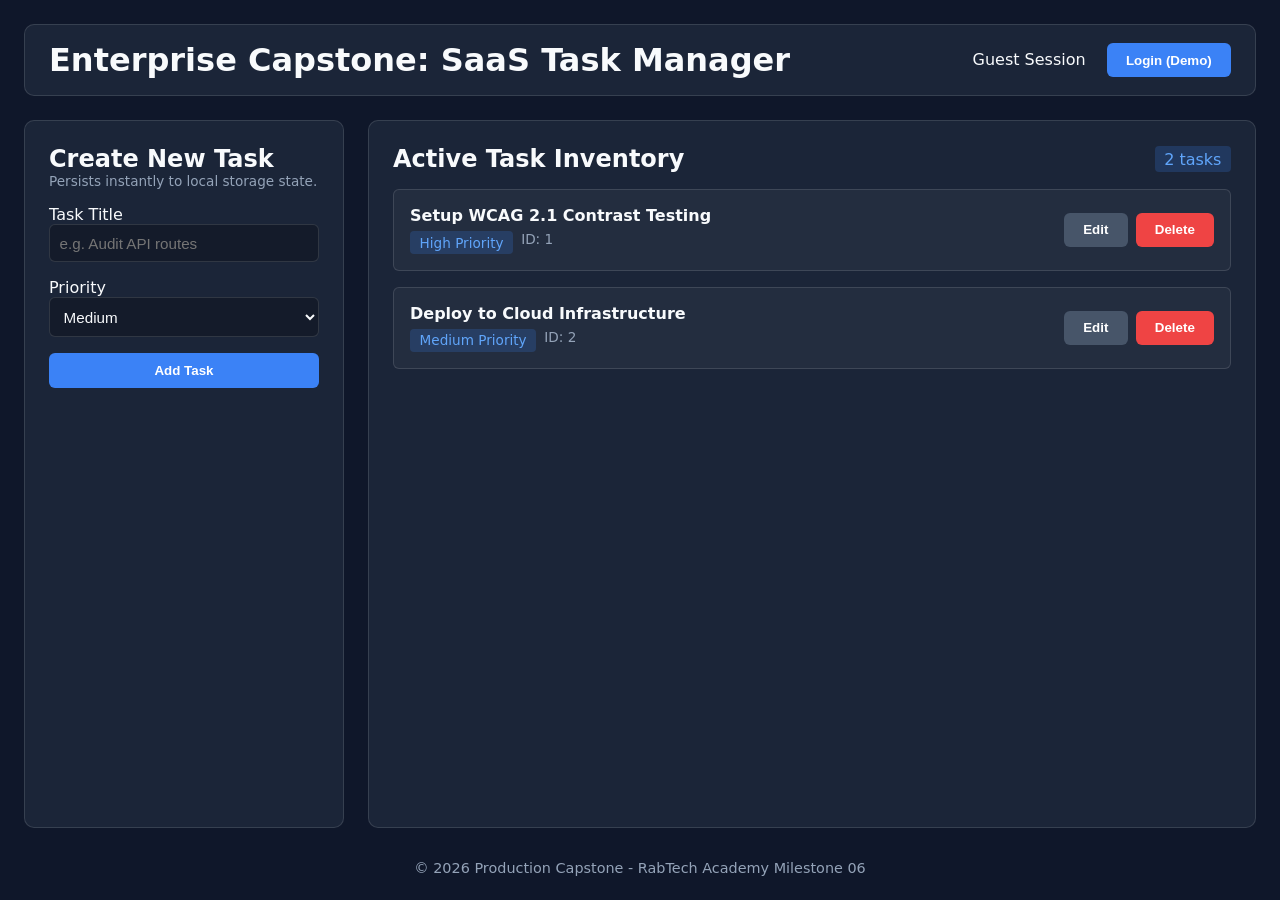
<file: index.html>
<!DOCTYPE html>
<html lang="en">
<head>
  <meta charset="UTF-8">
  <meta name="viewport" content="width=device-width, initial-scale=1.0">
  <title>Enterprise SaaS Task Manager</title>
  <style>
    :root {
      --bg: #0f172a;
      --card-bg: rgba(30, 41, 59, 0.85);
      --border: rgba(255, 255, 255, 0.12);
      --text: #f8fafc;
      --text-muted: #94a3b8;
      --primary: #3b82f6;
      --primary-hover: #2563eb;
      --danger: #ef4444;
      --success: #10b981;
      --radius: 10px;
    }
    *, *::before, *::after { box-sizing: border-box; margin: 0; padding: 0; }
    body {
      font-family: system-ui, -apple-system, sans-serif;
      background: var(--bg);
      color: var(--text);
      min-height: 100vh;
      display: flex;
      flex-direction: column;
      padding: 1.5rem;
    }
    header {
      display: flex;
      justify-content: space-between;
      align-items: center;
      background: var(--card-bg);
      border: 1px solid var(--border);
      padding: 1rem 1.5rem;
      border-radius: var(--radius);
      margin-bottom: 1.5rem;
    }
    button {
      background: var(--primary);
      color: #fff;
      border: none;
      padding: 0.6rem 1.2rem;
      border-radius: 6px;
      font-weight: 600;
      cursor: pointer;
    }
    button:hover { background: var(--primary-hover); }
    .btn-danger { background: var(--danger); }
    .btn-danger:hover { background: #dc2626; }
    main {
      display: grid;
      grid-template-columns: 320px 1fr;
      gap: 1.5rem;
      flex: 1;
    }
    @media (max-width: 768px) {
      main { grid-template-columns: 1fr; }
    }
    .panel {
      background: var(--card-bg);
      border: 1px solid var(--border);
      border-radius: var(--radius);
      padding: 1.5rem;
    }
    form {
      display: flex;
      flex-direction: column;
      gap: 1rem;
    }
    input, select, textarea {
      width: 100%;
      background: rgba(0, 0, 0, 0.25);
      border: 1px solid var(--border);
      color: var(--text);
      padding: 0.6rem;
      border-radius: 6px;
      font-size: 0.95rem;
    }
    .task-card {
      background: rgba(255, 255, 255, 0.04);
      border: 1px solid var(--border);
      padding: 1rem;
      border-radius: 6px;
      margin-bottom: 1rem;
      display: flex;
      justify-content: space-between;
      align-items: center;
    }
    .task-meta { display: flex; gap: 0.5rem; margin-top: 0.4rem; font-size: 0.85rem; color: var(--text-muted); }
    .badge {
      background: rgba(59, 130, 246, 0.2);
      color: #60a5fa;
      padding: 0.2rem 0.6rem;
      border-radius: 4px;
    }
    .actions { display: flex; gap: 0.5rem; }
    footer {
      text-align: center;
      margin-top: 2rem;
      color: var(--text-muted);
      font-size: 0.9rem;
    }
  </style>
</head>
<body>

  <header>
    <h1>Enterprise Capstone: SaaS Task Manager</h1>
    <div id="auth-box">
      <span id="user-display" style="margin-right: 1rem;">Guest Session</span>
      <button id="auth-btn" type="button">Login (Demo)</button>
    </div>
  </header>

  <main>
    <!-- CRUD: Create Task -->
    <aside class="panel">
      <h2>Create New Task</h2>
      <p style="color: var(--text-muted); margin-bottom: 1rem; font-size: 0.85rem;">Persists instantly to local storage state.</p>
      <form id="task-form">
        <div>
          <label for="task-title">Task Title</label>
          <input type="text" id="task-title" required placeholder="e.g. Audit API routes">
        </div>
        <div>
          <label for="task-priority">Priority</label>
          <select id="task-priority">
            <option value="High">High</option>
            <option value="Medium" selected>Medium</option>
            <option value="Low">Low</option>
          </select>
        </div>
        <button type="submit">Add Task</button>
      </form>
    </aside>

    <!-- CRUD: Read, Update, Delete -->
    <section class="panel">
      <div style="display:flex; justify-content:space-between; align-items:center; margin-bottom:1rem;">
        <h2>Active Task Inventory</h2>
        <span id="task-count" class="badge">0 items</span>
      </div>
      <div id="tasks-container">
        <!-- Rendered dynamically -->
      </div>
    </section>
  </main>

  <footer>
    <p>&copy; 2026 Production Capstone - RabTech Academy Milestone 06</p>
  </footer>

  <script>
    // State Management & Local Storage
    const STORAGE_KEY = 'capstone_tasks_prod';
    const AUTH_KEY = 'capstone_auth_user';

    let tasks = JSON.parse(localStorage.getItem(STORAGE_KEY)) || [
      { id: '1', title: 'Setup WCAG 2.1 Contrast Testing', priority: 'High' },
      { id: '2', title: 'Deploy to Cloud Infrastructure', priority: 'Medium' }
    ];

    let currentUser = localStorage.getItem(AUTH_KEY) || null;

    // DOM Elements
    const authBtn = document.getElementById('auth-btn');
    const userDisplay = document.getElementById('user-display');
    const taskForm = document.getElementById('task-form');
    const tasksContainer = document.getElementById('tasks-container');
    const taskCount = document.getElementById('task-count');

    // Auth Simulation
    function updateAuthUI() {
      if (currentUser) {
        userDisplay.textContent = `Signed in: ${currentUser}`;
        authBtn.textContent = 'Logout';
      } else {
        userDisplay.textContent = 'Guest Session';
        authBtn.textContent = 'Login (Demo)';
      }
    }

    authBtn.addEventListener('click', () => {
      if (currentUser) {
        currentUser = null;
        localStorage.removeItem(AUTH_KEY);
      } else {
        currentUser = 'Lead Developer (demo@company.com)';
        localStorage.setItem(AUTH_KEY, currentUser);
      }
      updateAuthUI();
    });

    // Render CRUD Elements
    function renderTasks() {
      tasksContainer.innerHTML = '';
      taskCount.textContent = `${tasks.length} tasks`;

      if (tasks.length === 0) {
        tasksContainer.innerHTML = `<p style="color: var(--text-muted); text-align:center; padding: 2rem;">No open tasks remaining.</p>`;
        return;
      }

      tasks.forEach(task => {
        const card = document.createElement('div');
        card.className = 'task-card';
        card.innerHTML = `
          <div>
            <strong>${task.title}</strong>
            <div class="task-meta">
              <span class="badge">${task.priority} Priority</span>
              <span>ID: ${task.id}</span>
            </div>
          </div>
          <div class="actions">
            <button onclick="editTask('${task.id}')" style="background:#475569;">Edit</button>
            <button class="btn-danger" onclick="deleteTask('${task.id}')">Delete</button>
          </div>
        `;
        tasksContainer.appendChild(card);
      });
    }

    function saveAndRender() {
      localStorage.setItem(STORAGE_KEY, JSON.stringify(tasks));
      renderTasks();
    }

    // CRUD: Create
    taskForm.addEventListener('submit', (e) => {
      e.preventDefault();
      const title = document.getElementById('task-title').value.trim();
      const priority = document.getElementById('task-priority').value;

      tasks.push({
        id: Date.now().toString().slice(-4),
        title,
        priority
      });

      taskForm.reset();
      saveAndRender();
    });

    // CRUD: Delete
    window.deleteTask = function(id) {
      tasks = tasks.filter(t => t.id !== id);
      saveAndRender();
    };

    // CRUD: Update
    window.editTask = function(id) {
      const task = tasks.find(t => t.id === id);
      if (!task) return;
      const updated = prompt('Edit task description:', task.title);
      if (updated !== null && updated.trim() !== '') {
        task.title = updated.trim();
        saveAndRender();
      }
    };

    // Init
    updateAuthUI();
    renderTasks();
  </script>
</body>
</html>
</file>
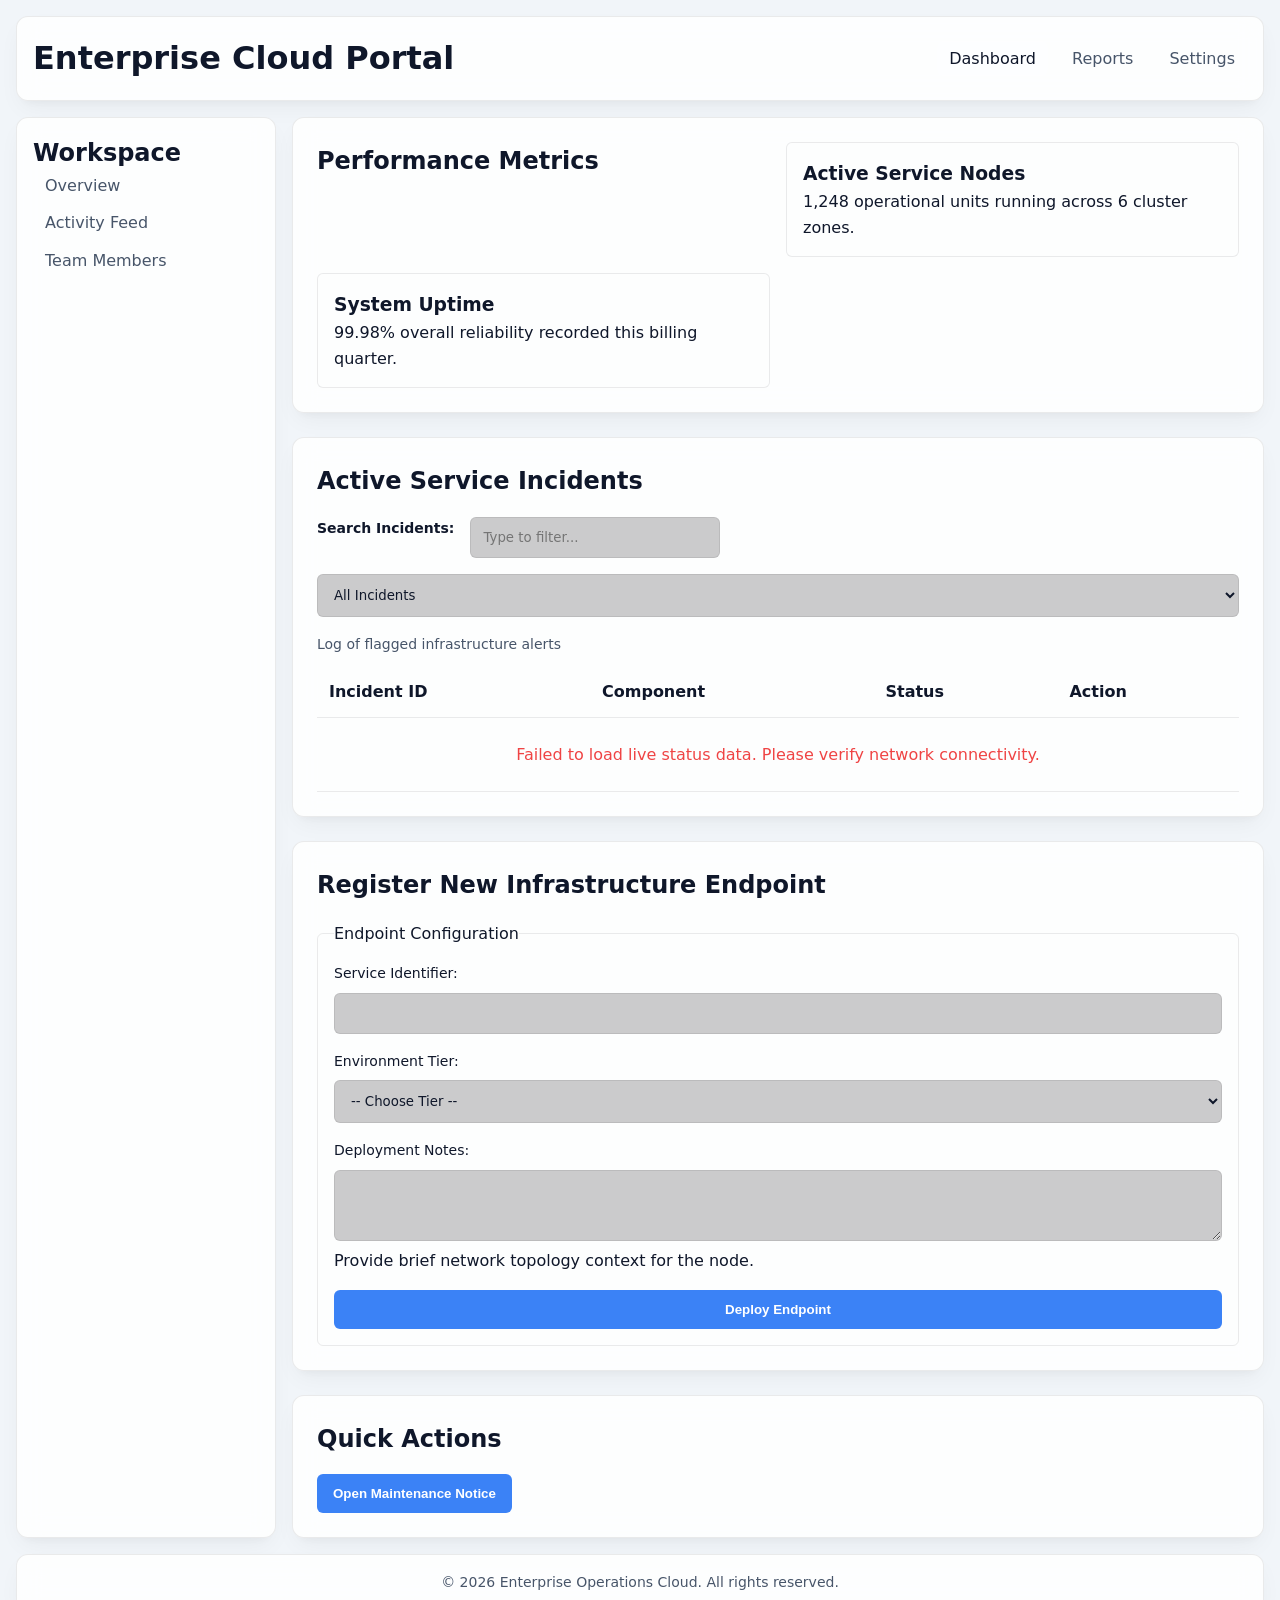
<file: client/index.html>
<!DOCTYPE html>
<html lang="en">
<head>
  <meta charset="UTF-8">
  <meta name="viewport" content="width=device-width, initial-scale=1.0">
  <link rel="stylesheet" href="style.css">
  <title>Enterprise Analytics Dashboard</title>
</head>
<body>
<script type="module" src="app.js"></script>
  <!-- Top Global Header -->
  <header role="banner">
    <a href="#main-content" class="skip-link">Skip to main content</a>
    <h1>Enterprise Cloud Portal</h1>
    <nav aria-label="Global Navigation">
      <ul>
        <li><a href="#dashboard" aria-current="page">Dashboard</a></li>
        <li><a href="#reports">Reports</a></li>
        <li><a href="#settings">Settings</a></li>
      </ul>
    </nav>
  </header>

  <!-- Sidebar Navigation -->
  <aside aria-label="Sidebar Navigation">
    <nav>
      <h2>Workspace</h2>
      <ul>
        <li><a href="#overview">Overview</a></li>
        <li><a href="#activity">Activity Feed</a></li>
        <li><a href="#teams">Team Members</a></li>
      </ul>
    </nav>
  </aside>

  <!-- Primary Page Content Area -->
  <main id="main-content" role="main">
    
    <!-- Section: Metrics -->
    <section aria-labelledby="metrics-heading">
      <h2 id="metrics-heading">Performance Metrics</h2>
      <article>
        <h3>Active Service Nodes</h3>
        <p>1,248 operational units running across 6 cluster zones.</p>
      </article>
      <article>
        <h3>System Uptime</h3>
        <p>99.98% overall reliability recorded this billing quarter.</p>
      </article>
    </section>

    <!-- Section: Data Table -->
    <section aria-labelledby="table-heading">
      <h2 id="table-heading">Active Service Incidents</h2>
      <table>
        <caption>Log of flagged infrastructure alerts</caption>
        <thead>
          <tr>
            <th scope="col">Incident ID</th>
            <th scope="col">Component</th>
            <th scope="col">Status</th>
            <th scope="col">Action</th>
          </tr>
        </thead>
        <tbody>
          <tr>
            <th scope="row">INC-4021</th>
            <td>Auth Gateway</td>
            <td>Degraded</td>
            <td><button type="button" aria-label="Resolve incident INC-4021">Resolve</button></td>
          </tr>
          <tr>
            <th scope="row">INC-4022</th>
            <td>Database Read Replica</td>
            <td>Healthy</td>
            <td><button type="button" aria-label="Resolve incident INC-4022">Resolve</button></td>
          </tr>
        </tbody>
      </table>
    </section>

    <!-- Section: Accessible Form -->
    <section aria-labelledby="form-heading">
      <h2 id="form-heading">Register New Infrastructure Endpoint</h2>
      <form action="/submit-endpoint" method="post">
        <fieldset>
          <legend>Endpoint Configuration</legend>

          <div>
            <label for="service-name">Service Identifier:</label>
            <input type="text" id="service-name" name="serviceName" required aria-required="true">
          </div>

          <div>
            <label for="service-tier">Environment Tier:</label>
            <select id="service-tier" name="tier" required aria-required="true">
              <option value="">-- Choose Tier --</option>
              <option value="prod">Production</option>
              <option value="staging">Staging</option>
              <option value="dev">Development</option>
            </select>
          </div>

          <div>
            <label for="endpoint-notes">Deployment Notes:</label>
            <textarea id="endpoint-notes" name="notes" rows="3" aria-describedby="notes-desc"></textarea>
            <p id="notes-desc">Provide brief network topology context for the node.</p>
          </div>

          <button type="submit">Deploy Endpoint</button>
        </fieldset>
      </form>
    </section>

    <!-- Accessible Modal Dialog -->
    <section aria-labelledby="dialog-heading">
      <h2 id="dialog-heading">Quick Actions</h2>
      <button type="button" onclick="document.getElementById('confirmation-dialog').showModal()" aria-haspopup="dialog">
        Open Maintenance Notice
      </button>

      <dialog id="confirmation-dialog" aria-labelledby="modal-title">
        <h3 id="modal-title">Scheduled System Maintenance</h3>
        <p>Routing updates will initiate at midnight UTC. Confirm to acknowledge.</p>
        <form method="dialog">
          <button value="cancel">Close</button>
        </form>
      </dialog>
    </section>

  </main>

  <!-- Global Footer -->
  <footer role="contentinfo">
    <p>&copy; 2026 Enterprise Operations Cloud. All rights reserved.</p>
  </footer>

</body>
</html>
</file>
<file: client/style.css>
/* ==========================================================================
   Design Tokens (:root)
   ========================================================================== */
:root {
  /* Color Palette */
  --bg-primary: #0f172a;
  --bg-surface: rgba(30, 41, 59, 0.75);
  --bg-surface-border: rgba(255, 255, 255, 0.1);
  --text-primary: #f8fafc;
  --text-secondary: #94a3b8;
  --color-brand: #3b82f6;
  --color-brand-hover: #2563eb;
  --color-accent: #10b981;
  --color-danger: #ef4444;

  /* Typography Scale */
  --font-base: system-ui, -apple-system, BlinkMacSystemFont, "Segoe UI", Roboto, sans-serif;
  --text-sm: 0.875rem;
  --text-base: 1rem;
  --text-lg: 1.25rem;
  --text-xl: 1.5rem;
  --text-2xl: 2rem;

  /* Spacing Scale */
  --space-xs: 0.5rem;
  --space-sm: 0.75rem;
  --space-md: 1rem;
  --space-lg: 1.5rem;
  --space-xl: 2.5rem;

  /* UI Tokens */
  --radius-sm: 6px;
  --radius-md: 12px;
  --radius-lg: 16px;
  --shadow-soft: 0 10px 25px -5px rgba(0, 0, 0, 0.3), 0 8px 10px -6px rgba(0, 0, 0, 0.2);
  --glass-blur: blur(12px);
  --transition-fast: 0.2s ease-in-out;
}

/* Light Theme Variables */
@media (prefers-color-scheme: light) {
  :root {
    --bg-primary: #f1f5f9;
    --bg-surface: rgba(255, 255, 255, 0.85);
    --bg-surface-border: rgba(0, 0, 0, 0.08);
    --text-primary: #0f172a;
    --text-secondary: #475569;
    --shadow-soft: 0 10px 25px -5px rgba(0, 0, 0, 0.05), 0 8px 10px -6px rgba(0, 0, 0, 0.04);
  }
}

/* ==========================================================================
   Base & Reset (Mobile-First 320px+)
   ========================================================================== */
*, *::before, *::after {
  box-sizing: border-box;
  margin: 0;
  padding: 0;
}

html, body {
  overflow-x: hidden;
  max-width: 100vw;
}

body {
  font-family: var(--font-base);
  font-size: var(--text-base);
  color: var(--text-primary);
  background-color: var(--bg-primary);
  line-height: 1.6;
  display: flex;
  flex-direction: column;
  min-height: 100vh;
}

/* Skip Link */
.skip-link {
  position: absolute;
  top: -100px;
  left: var(--space-md);
  background: var(--color-brand);
  color: #fff;
  padding: var(--space-xs) var(--space-md);
  border-radius: var(--radius-sm);
  z-index: 1000;
  text-decoration: none;
  transition: top var(--transition-fast);
}
.skip-link:focus {
  top: var(--space-md);
}

/* Glassmorphic Card Mixin Applied */
header, aside, section, footer, dialog {
  background: var(--bg-surface);
  backdrop-filter: var(--glass-blur);
  -webkit-backdrop-filter: var(--glass-blur);
  border: 1px solid var(--bg-surface-border);
  border-radius: var(--radius-md);
  box-shadow: var(--shadow-soft);
}

/* Header */
header {
  padding: var(--space-md);
  margin: var(--space-sm);
  display: flex;
  flex-direction: column;
  gap: var(--space-sm);
}

header nav ul, aside nav ul {
  list-style: none;
  display: flex;
  flex-wrap: wrap;
  gap: var(--space-sm);
}

header a, aside a {
  color: var(--text-secondary);
  text-decoration: none;
  padding: var(--space-xs) var(--space-sm);
  border-radius: var(--radius-sm);
  transition: color var(--transition-fast), background var(--transition-fast);
}

header a:hover, aside a:hover, header a[aria-current="page"] {
  color: var(--text-primary);
  background: rgba(255, 255, 255, 0.08);
}

/* Main Content Layout */
aside {
  margin: var(--space-sm);
  padding: var(--space-md);
}

main {
  padding: var(--space-sm);
  display: flex;
  flex-direction: column;
  gap: var(--space-lg);
  flex: 1;
}

section {
  padding: var(--space-lg);
}

section h2 {
  margin-bottom: var(--space-md);
  font-size: var(--text-xl);
}

/* Metric Cards (Flexbox / Grid) */
section[aria-labelledby="metrics-heading"] {
  display: grid;
  grid-template-columns: 1fr;
  gap: var(--space-md);
}

article {
  background: rgba(255, 255, 255, 0.03);
  border: 1px solid var(--bg-surface-border);
  padding: var(--space-md);
  border-radius: var(--radius-sm);
  transition: transform var(--transition-fast);
}

article:hover {
  transform: translateY(-2px);
}

/* Table Styling */
table {
  width: 100%;
  border-collapse: collapse;
  text-align: left;
}

caption {
  text-align: left;
  margin-bottom: var(--space-sm);
  color: var(--text-secondary);
  font-size: var(--text-sm);
}

th, td {
  padding: var(--space-sm);
  border-bottom: 1px solid var(--bg-surface-border);
}

/* Form Layout */
fieldset {
  border: 1px solid var(--bg-surface-border);
  padding: var(--space-md);
  border-radius: var(--radius-sm);
  display: flex;
  flex-direction: column;
  gap: var(--space-md);
}

label {
  display: block;
  margin-bottom: var(--space-xs);
  font-size: var(--text-sm);
}

input, select, textarea {
  width: 100%;
  padding: var(--space-sm);
  border-radius: var(--radius-sm);
  border: 1px solid var(--bg-surface-border);
  background: rgba(0, 0, 0, 0.2);
  color: var(--text-primary);
  font-family: inherit;
}

/* Buttons */
button {
  cursor: pointer;
  background: var(--color-brand);
  color: #fff;
  border: none;
  padding: var(--space-sm) var(--space-md);
  border-radius: var(--radius-sm);
  font-weight: 600;
  transition: background var(--transition-fast), transform var(--transition-fast);
}

button:hover {
  background: var(--color-brand-hover);
  transform: translateY(-1px);
}

/* Footer */
footer {
  margin: var(--space-sm);
  padding: var(--space-md);
  text-align: center;
  font-size: var(--text-sm);
  color: var(--text-secondary);
}

/* ==========================================================================
   Responsive Breakpoints
   ========================================================================== */

/* Tablet (768px+) */
@media (min-width: 768px) {
  section[aria-labelledby="metrics-heading"] {
    grid-template-columns: repeat(2, 1fr);
  }

  header {
    flex-direction: row;
    justify-content: space-between;
    align-items: center;
  }
}

/* Desktop (1024px+) */
@media (min-width: 1024px) {
  body {
    display: grid;
    grid-template-columns: 260px 1fr;
    grid-template-rows: auto 1fr auto;
    grid-template-areas:
      "header header"
      "sidebar main"
      "footer footer";
    gap: var(--space-md);
    padding: var(--space-md);
  }

  header { grid-area: header; margin: 0; }
  aside { grid-area: sidebar; margin: 0; }
  main { grid-area: main; padding: 0; }
  footer { grid-area: footer; margin: 0; }
}

/* Large Displays (1440px+) */
@media (min-width: 1440px) {
  body {
    max-width: 1440px;
    margin: 0 auto;
  }
}
</file>
